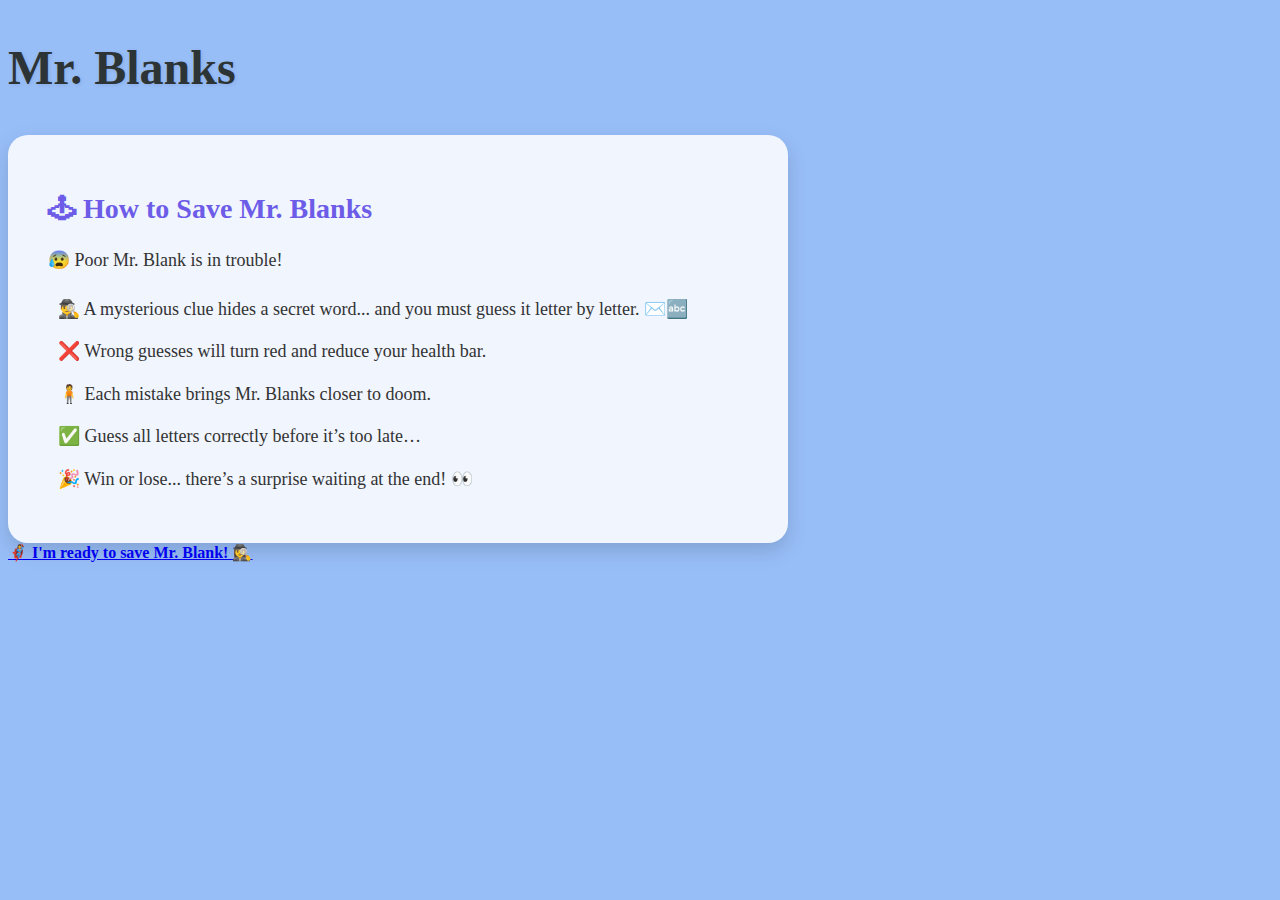
<file: index.html>
<!DOCTYPE html>
<html lang="en">
<head>
  <meta charset="UTF-8" />
  <meta name="viewport" content="width=device-width, initial-scale=1.0" />
  <title>Mr.Blanks Game</title>
  <link rel="stylesheet" href="style.css" />
</head>
<body>

  <h1>Mr. Blanks</h1>

  <section id="how-to-play">
    <!--in this section is how to play at the first HTML PAGE-->
    <h3>🕹 How to Save Mr. Blanks</h3>
    <ul>
      <p>😰 Poor Mr. Blank is in trouble! </p>
      <li>🕵️‍♂️ A mysterious clue hides a secret word... and you must guess it letter by letter. ✉️🔤</li>
      <li>❌ Wrong guesses will turn red and reduce your health bar.</li>
      <li>🧍 Each mistake brings Mr. Blanks closer to doom.</li>
      <li>✅ Guess all letters correctly before it’s too late…</li>
      <li>🎉 Win or lose... there’s a surprise waiting at the end! 👀</li>
    </ul>
  </section>

  <a href="./projectP2.html"><strong>🦸‍♀️ I'm ready to save Mr. Blank! 🕵️‍♀️</strong></a>

</body>
</html>
</file>
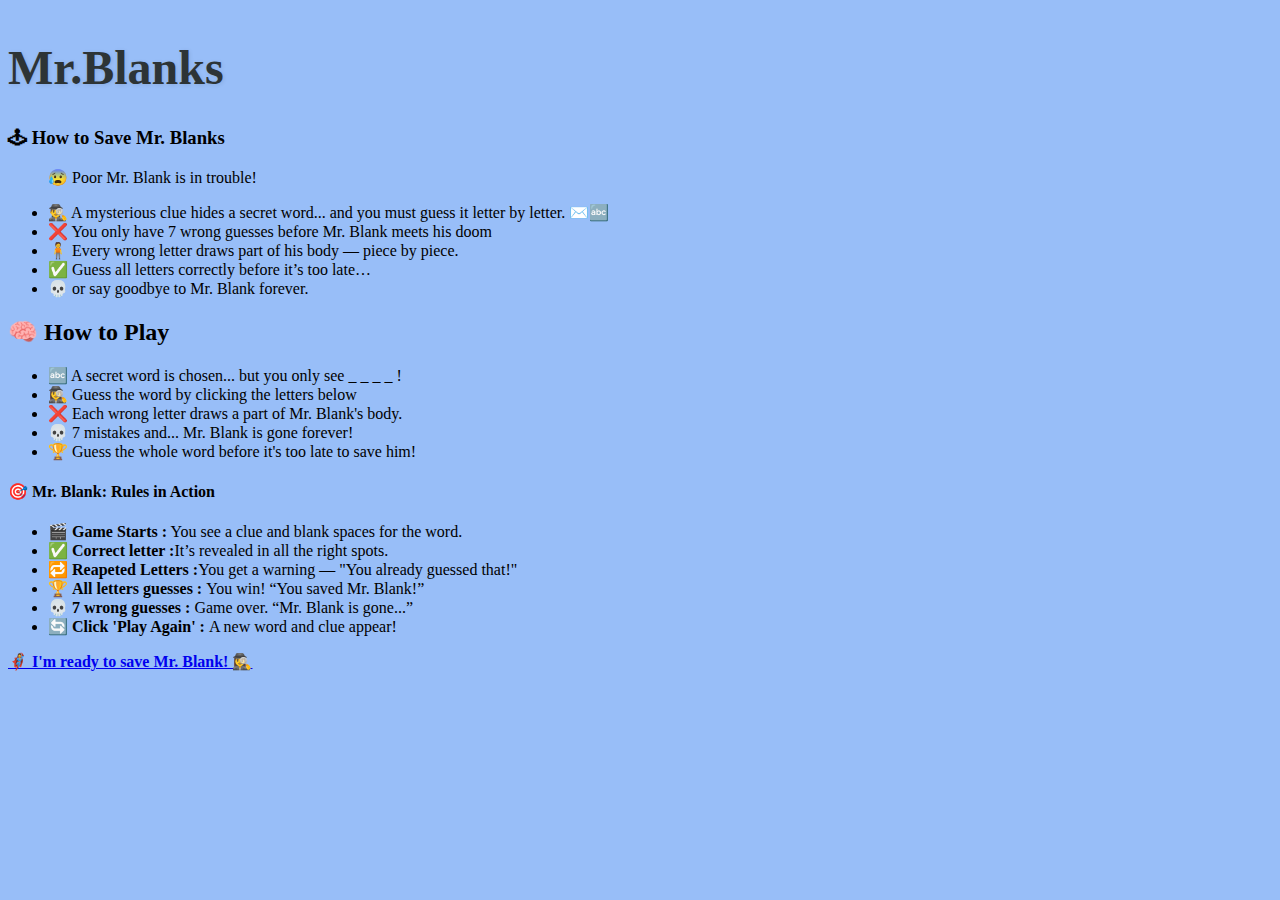
<file: project page 1.html>
<!DOCTYPE html>
<html lang="en">
<head>
    <meta charset="UTF-8">
    <meta name="viewport" content="width=, initial-scale=1.0">
    <title>Mr.Blanks Game</title>
    <h1>Mr.Blanks</h1>
</head>
<body>
<link rel="stylesheet" href="style.css" />
    

    <section id = "🕹 How to Play Mr. Blanks ">
        <!--in this section is how to play at the first HTML PAGE-->
        <h3>🕹 How to Save Mr. Blanks</h3>
        <ul>
            <p>😰 Poor Mr. Blank is in trouble! </p>
            <li>🕵️‍♂️ A mysterious clue hides a secret word... and you must guess it letter by letter. ✉️🔤</li>
            <li>❌ You only have 7 wrong guesses before Mr. Blank meets his doom</li>
            <li>🧍 Every wrong letter draws part of his body — piece by piece.</li>
            <li>✅ Guess all letters correctly before it’s too late…</li>
            <li>💀 or say goodbye to Mr. Blank forever.</li>
        </ul>
            </section>

            <!--in this 2nd section were writing the rules-->
            <section id =" Rules">
                <h2> 🧠 How to Play </h2>
                <ul>
                    <li>🔤 A secret word is chosen... but you only see _ _ _ _ !</li>
                    <li>🕵‍♀ Guess the word by clicking the letters below</li>
                    <li>❌ Each wrong letter draws a part of Mr. Blank's body.</li>
                    <li>💀 7 mistakes and... Mr. Blank is gone forever!</li>
                    <li>🏆 Guess the whole word before it's too late to save him!</li>
                </ul>
            </section>

            <!--in this the 3rd is the rule of action-->
            <section id = "Rules-In-Action">
               <h4> 🎯 Mr. Blank: Rules in Action </h4>
               <ul>
                <!-- why did we used <strong> and what it does it change the font size adding to that in make it bold -->
                <li>🎬 <strong>Game Starts :</strong> You see a clue and blank spaces for the word. </li>
                <li> ✅ <strong>Correct letter :</strong>It’s revealed in all the right spots.</li>
                <li> 🔁  <strong>Reapeted Letters :</strong>You get a warning — "You already guessed that!"</li>
                <li> 🏆 <strong>All letters guesses : </strong>You win! “You saved Mr. Blank!”</li>
                <li>💀 <strong>7 wrong guesses :</strong>  Game over. “Mr. Blank is gone...”</li>
                <li> 🔄 <strong> Click 'Play Again' : </strong>A new word and clue appear!</li>
               </ul>
            </section>

            
    <div>
        <a href = "./project page 2.html">
            <strong>🦸‍♀️ I'm ready to save Mr. Blank! 🕵️‍♀️</strong>
        </a>
    </div>
            
            
</body>
</html>
</file>
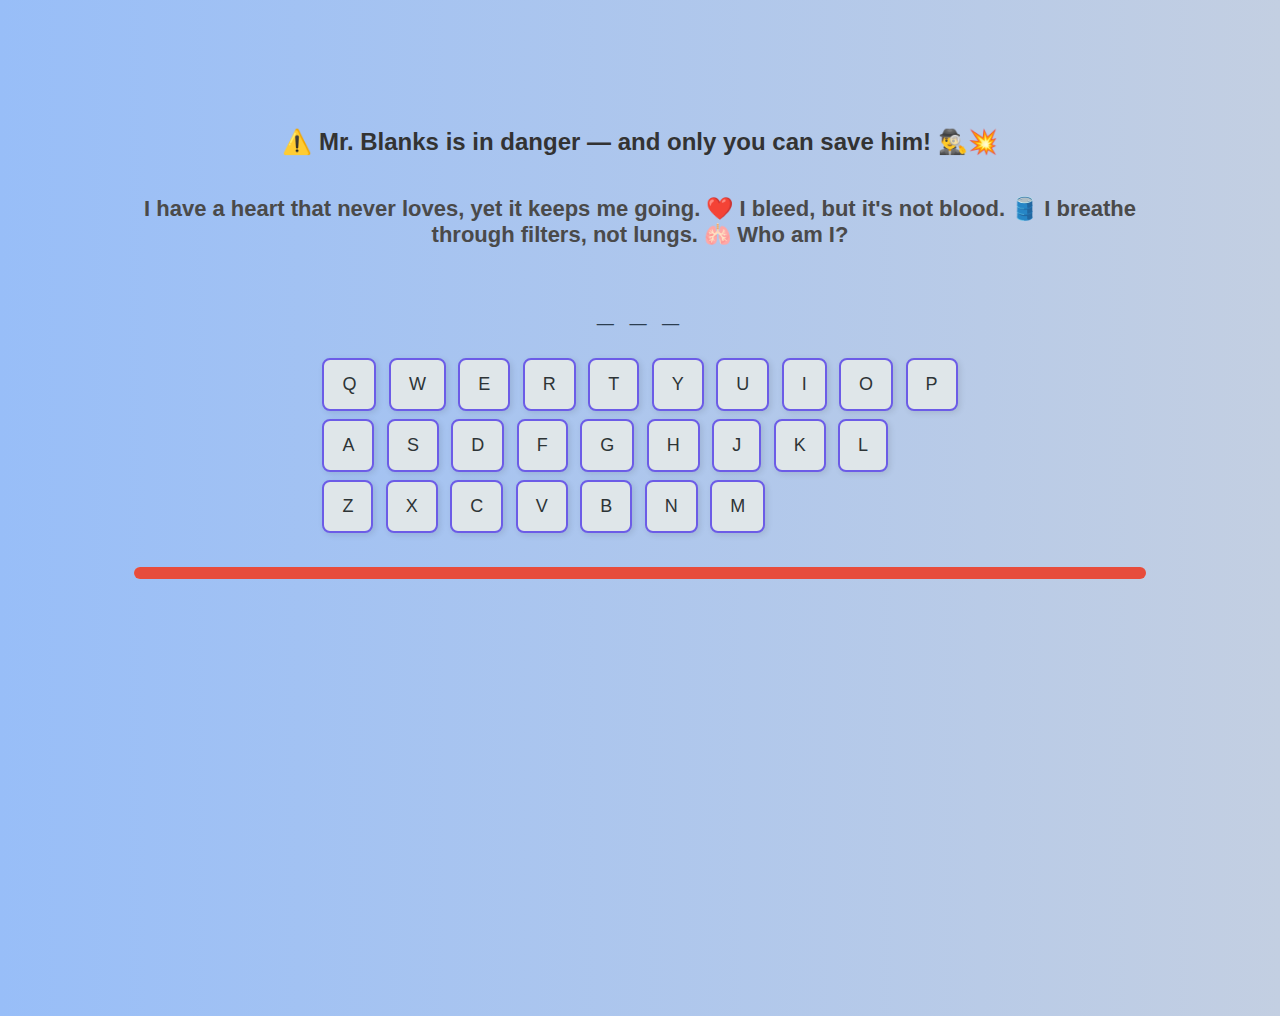
<file: projectP2.html>
<!DOCTYPE html>
<html lang="en">
<head>
  <meta charset="UTF-8" />
  <meta name="viewport" content="width=device-width, initial-scale=1.0"/>
  <script defer src="project.js"></script>
  <link rel="stylesheet" href="style2.css" />
  <title>Mr. Blanks Game</title>
</head>

<body>
  <h2>⚠️ Mr. Blanks is in danger — and only you can save him! 🕵️‍♂️💥</h2>

  <h3 id="hint"></h3>
  <div id="blanks"></div>

  <section id="letters-container">
    <div class="row row1">
      <button>Q</button>
      <button>W</button>
      <button>E</button>
      <button>R</button>
      <button>T</button>
      <button>Y</button>
      <button>U</button>
      <button>I</button>
      <button>O</button>
      <button>P</button>
    </div>
    <div class="row row2">
      <button>A</button>
      <button>S</button>
      <button>D</button>
      <button>F</button>
      <button>G</button>
      <button>H</button>
      <button>J</button>
      <button>K</button>
      <button>L</button>
    </div>
    <div class="row row3">
      <button>Z</button>
      <button>X</button>
      <button>C</button>
      <button>V</button>
      <button>B</button>
      <button>N</button>
      <button>M</button>
    </div>
  </section>

  <div id="health-bar-container">
    <div id="health-bar"></div>
  </div>

 <!-- Game Over Video -->
<div id="gameOverContainer" style="display: none; justify-content: center; margin-top: 40px;">
  <video id="game-over-video" width="600" height="340" controls style="border-radius: 20px; box-shadow: 0 0 15px rgba(0,0,0,0.3);">
    <source src="gameOver.mp4" type="video/mp4" />
    Your browser does not support the video tag.
  </video>
</div>

 

<div id="videoContainer" style="display: none; justify-content: center; margin-top: 40px;">
    <video id="winVideo" width="600" height="340" controls style="border-radius: 20px; box-shadow: 0 0 15px rgba(0,0,0,0.3);">
      <source src="winning.mp4" type="video/mp4" />
    </video>
  </div>
  <h2 id="win-caption" style="display: none; font-size: 24px; color: #6c5ce7; text-align: center; margin-bottom: 20px;">
    POV: Your inner voice after getting all the letters right 😎🧠
  </h2>

  <button id="retry-btn" style="display: none; position: fixed; top: 70%; left: 50%; transform: translate(-50%, -50%); font-size: 24px; padding: 10px 20px; z-index: 1000;">
    🔁 Retry
  </button>
</body>
</html>
</file>
<file: style.css>
/* === First Page Styling === */

h1 {
  font-size: 48px;
  margin-top: 40px;
  color: #2d3436;
  text-shadow: 1px 1px 4px rgba(0,0,0,0.1);
}

#how-to-play {
  background: rgba(255, 255, 255, 0.85);
  padding: 30px 40px;
  border-radius: 20px;
  box-shadow: 0 8px 20px rgba(0, 0, 0, 0.15);
  max-width: 700px;
  margin-top: 40px;
}

#how-to-play h3 {
  font-size: 28px;
  margin-bottom: 20px;
  color: #6c5ce7;
}

#how-to-play ul {
  list-style: none;
  padding: 0;
  font-size: 18px;
  line-height: 1.7;
  color: #333;
}

#how-to-play li {
  margin-bottom: 12px;
  padding-left: 10px;
}

.start-button {
  margin-top: 50px;
}

.start-button a {
  font-size: 20px;
  padding: 14px 26px;
  background-color: #6c5ce7;
  color: white;
  text-decoration: none;
  border-radius: 12px;
  box-shadow: 0 6px 12px rgba(0, 0, 0, 0.15);
  transition: all 0.3s ease;
}

.start-button a:hover {
  background-color: #5e54c7;
  transform: scale(1.05);
}

body {
  background-color: #98bef8; /* soft light blue-gray */
}
</file>
<file: style2.css>
/* === Global Body Styling === */
body {
  display: flex;
  flex-direction: column;
  align-items: center;
  justify-content: flex-start;
  min-height: 100vh;
  padding-top: 100px;
  font-family: 'Segoe UI', Tahoma, Geneva, Verdana, sans-serif;
  background: linear-gradient(to right, #98bef8, #c3cfe2);
  color: #333;
}

/* === Hint Text === */
#hint {
  text-align: center;
  font-size: 22px;
  margin-top: 20px;
  font-weight: 600;
  color: #4a4a4a;
  max-width: 80%;
}

/* === Word Blanks === */
#blanks {
  display: flex;
  justify-content: center;
  gap: 12px;
  font-size: 30px;
  margin: 25px 0;
  font-weight: bold;
  letter-spacing: 4px;
  color: #2c3e50;
}

/* === Keyboard Rows === */
#keyboard-row-1,
#keyboard-row-2,
#keyboard-row-3 {
  display: flex;
  justify-content: center;
  gap: 10px;
  margin-top: 10px;
}

#keyboard-row-2 {
  margin-left: 30px;
}

#keyboard-row-3 {
  margin-left: 60px;
}

/* === Keyboard Buttons === */
#keyboard button,
#letters-container button {
  margin: 4px;
  padding: 14px 18px;
  font-size: 18px;
  border: 2px solid #6c5ce7;
  background-color: #dfe6e9;
  border-radius: 8px;
  cursor: pointer;
  transition: all 0.2s ease;
  color: #2d3436;
  box-shadow: 2px 2px 6px rgba(0,0,0,0.1);
}

#keyboard button:hover,
#letters-container button:hover {
  background-color: #a29bfe;
  color: white;
  transform: scale(1.05);
}

/* === Health Bar === */
#health-bar-container {
  width: 80%;
  height: 12px;
  background-color: #dcdde1;
  border-radius: 6px;
  margin: 30px 0;
  box-shadow: inset 0 0 6px rgba(0,0,0,0.1);
}

#health-bar {
  width: 100%;
  height: 100%;
  background-color: #e74c3c;
  border-radius: 6px;
  transition: width 0.3s ease-in-out;
}

/* === Retry Button === */
#retry-btn {
  position: fixed;
  top: 75%;
  left: 50%;
  transform: translate(-50%, -50%);
  font-size: 22px;
  padding: 14px 28px;
  background-color: #6c5ce7;
  color: white;
  border: none;
  border-radius: 10px;
  box-shadow: 0 8px 16px rgba(0,0,0,0.2);
  cursor: pointer;
  display: none;
  z-index: 1000;
}

#retry-btn:hover {
  background-color: #5e54c7;
}

/* === Game Over & Win Video === */
#game-over-video,
#win-video {
  display: none;
  width: 600px;
  height: 340px;
  margin: 50px auto;
  border-radius: 15px;
  box-shadow: 0 0 25px rgba(0, 0, 0, 0.25);
  object-fit: cover;
  z-index: 999;
}
#videoContainer {
  display: flex;
  justify-content: center;
  align-items: center;
  margin-top: 30px;
}
</file>
